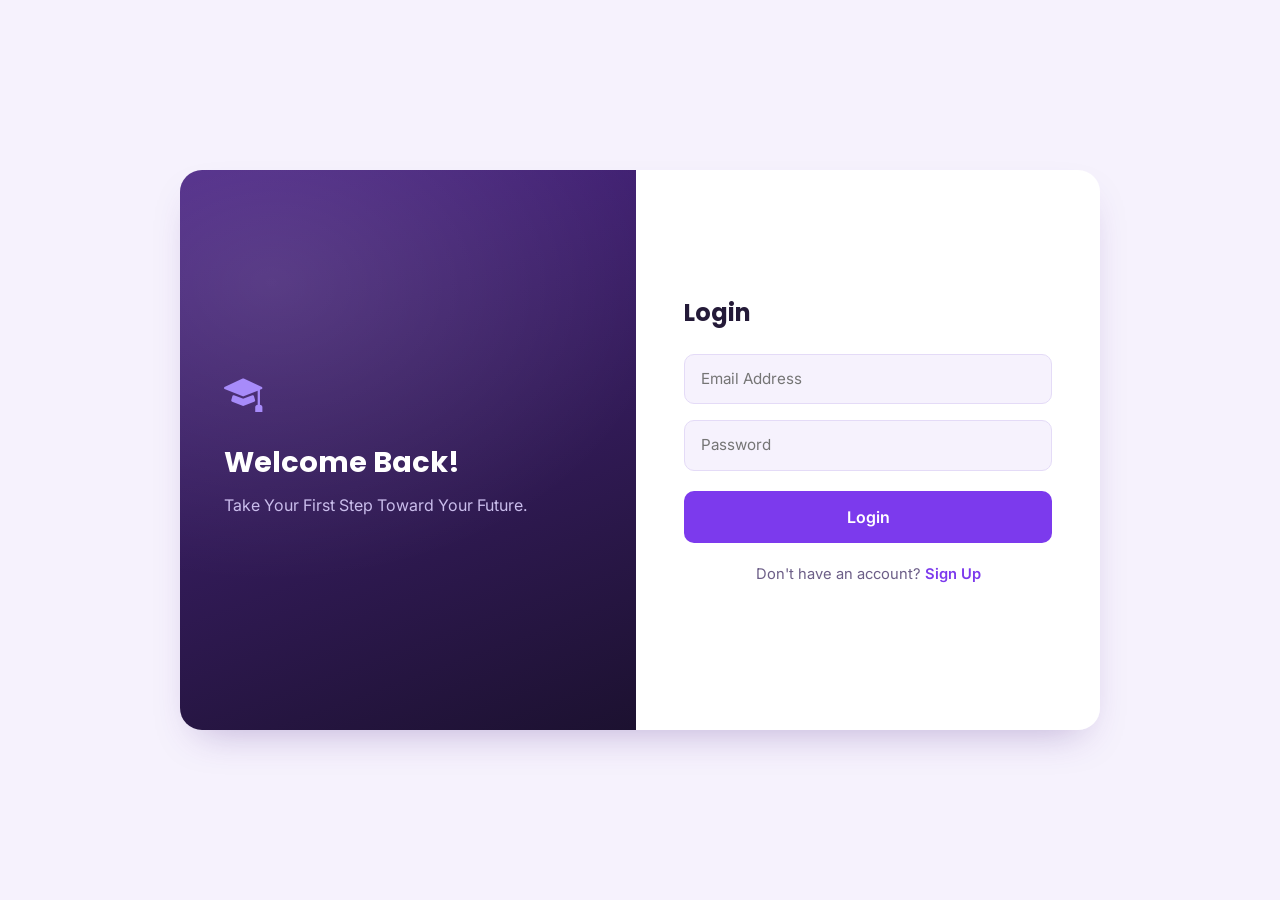
<file: auth.html>
<!DOCTYPE html>
<html lang="en">
<head>
    <meta charset="UTF-8">
    <meta name="viewport" content="width=device-width, initial-scale=1.0">
    <title>Authentication | New Step</title>
    <link href="https://cdn.jsdelivr.net/npm/bootstrap@5.3.7/dist/css/bootstrap.min.css" rel="stylesheet">
    <link rel="stylesheet" href="https://cdn.jsdelivr.net/npm/bootstrap-icons@1.13.1/font/bootstrap-icons.min.css">
    <link href="https://fonts.googleapis.com/css2?family=Poppins:wght@300;400;500;600;700&family=Inter:wght@300;400;500;700&display=swap" rel="stylesheet">
    <link rel="stylesheet" href="css/style.css">
</head>
<body>
<section class="auth-section">
    <div class="container">
        <div class="auth-container">
            <div class="auth-left">
               <div class="auth-logo"><i class="bi bi-mortarboard-fill"></i></div>
                <h2>Welcome Back!</h2>
                <p>Take Your First Step Toward Your Future.</p>
            </div>
            <div class="auth-right">
                <div id="loginForm">
                    <h3>Login</h3>
                    <form>
                        <input type="email" placeholder="Email Address">
                        <input type="password" placeholder="Password">
                        <button type="button" id="loginButton">Login</button>
                    </form>
                    <p>Don't have an account? <a href="#" id="showSignup">Sign Up</a></p>
                </div>
                <div id="signupForm" style="display:none;">
                    <h3>Create Account</h3>
                    <form>
                        <input type="text" placeholder="Full Name">
                        <input type="email" placeholder="Email Address">
                        <input type="password" placeholder="Password">
                        <input type="password" placeholder="Confirm Password">
                        <button type="submit">Create Account</button>
                    </form>
                    <p>Already have an account? <a href="#" id="showLogin">Login</a></p>
                </div>
            </div>
        </div>
    </div>
</section>
<script src="js/auth.js"></script>
</body>
</html>
</file>
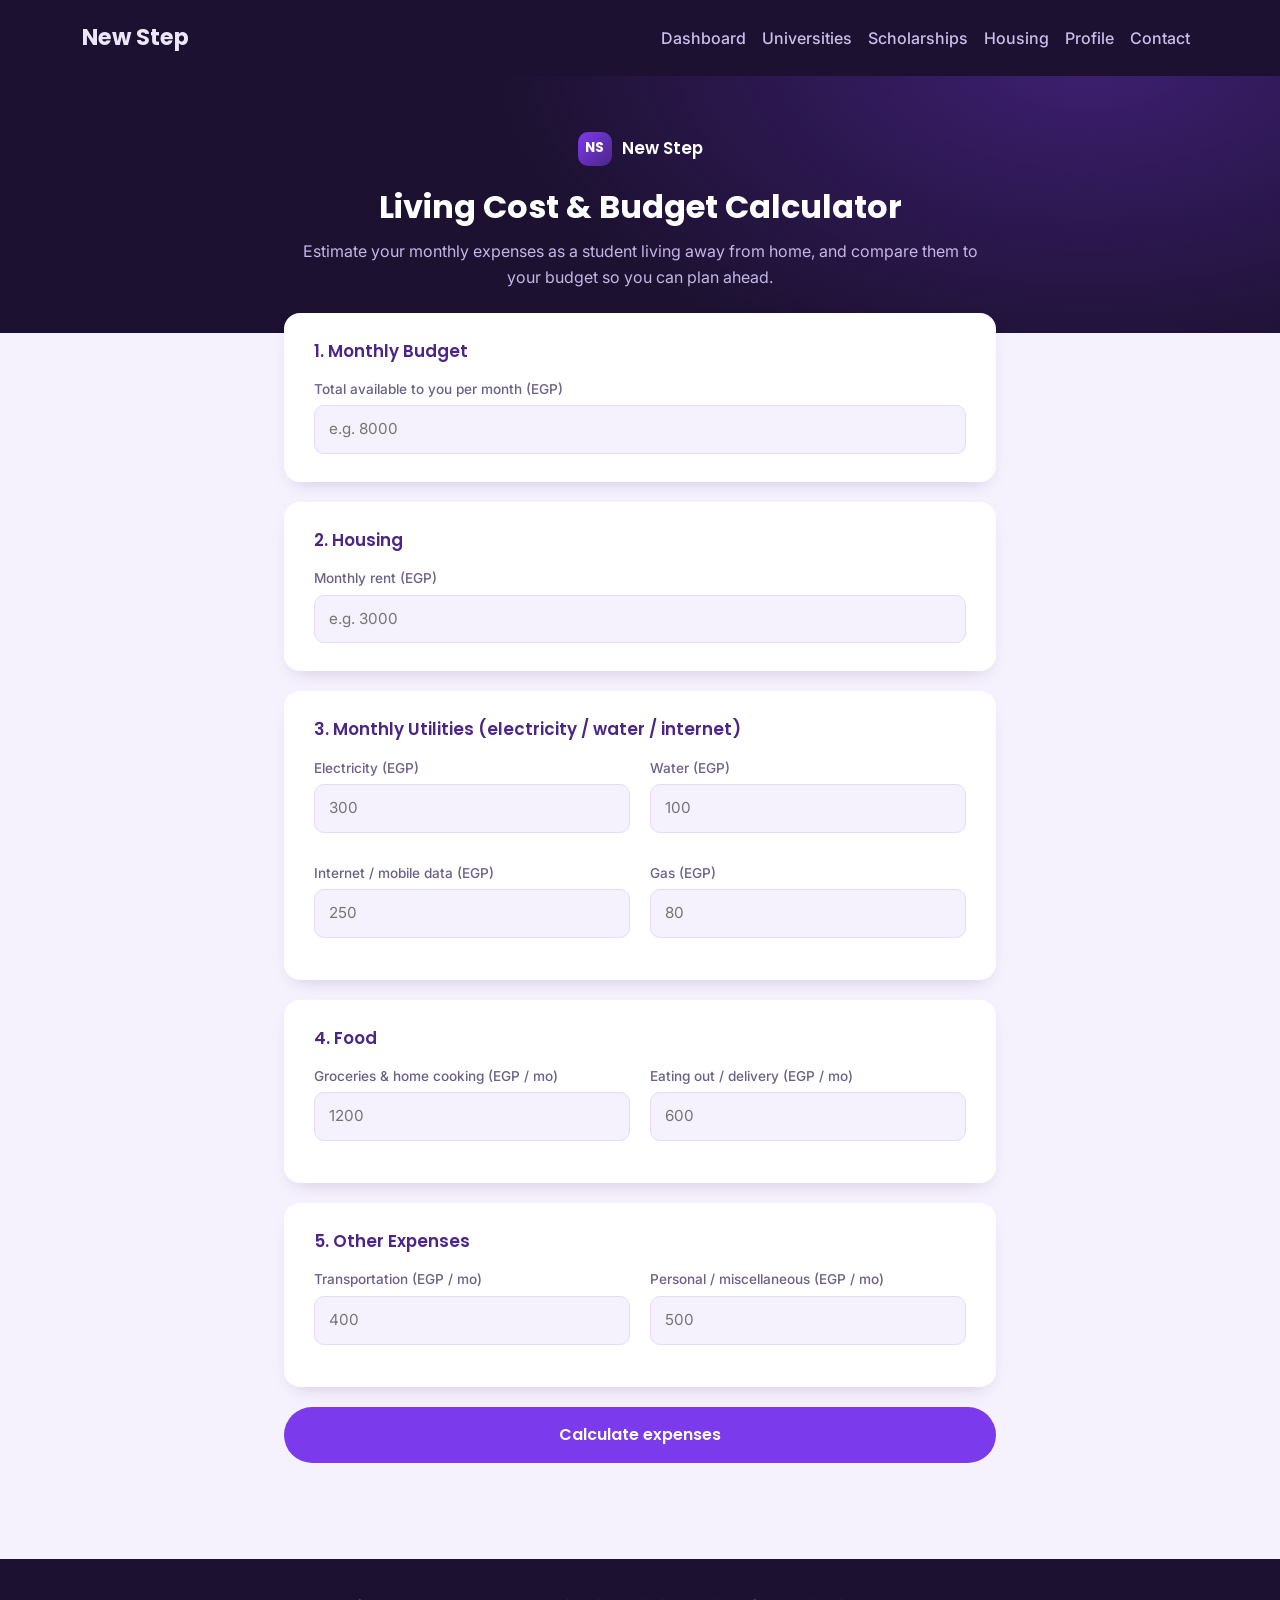
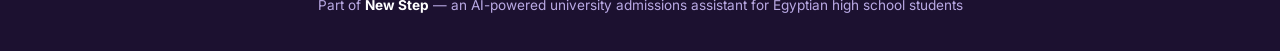
<file: budget.html>
<!DOCTYPE html>
<html lang="en" dir="ltr">
<head>
<meta charset="UTF-8">
<meta name="viewport" content="width=device-width, initial-scale=1.0">
<title>Student Budget Calculator | New Step</title>
<link href="https://cdn.jsdelivr.net/npm/bootstrap@5.3.7/dist/css/bootstrap.min.css" rel="stylesheet">
<link rel="preconnect" href="https://fonts.googleapis.com">
<link href="https://fonts.googleapis.com/css2?family=Poppins:wght@400;500;700;900&family=Inter:wght@300;400;700&display=swap" rel="stylesheet">
<link rel="stylesheet" href="css/style.css">
<link rel="stylesheet" href="css/budget.css">
</head>
<body>
<nav class="navbar navbar-expand-lg navbar-dark">
    <div class="container">
        <a class="navbar-brand fw-bold" href="index.html">New Step</a>
        <button class="navbar-toggler" type="button" data-bs-toggle="collapse" data-bs-target="#navbarMenu">
            <span class="navbar-toggler-icon"></span>
        </button>
        <div class="collapse navbar-collapse" id="navbarMenu">
            <ul class="navbar-nav ms-auto">
                <li class="nav-item"><a class="nav-link" href="dashboard.html">Dashboard</a></li>
                <li class="nav-item"><a class="nav-link" href="universities.html">Universities</a></li>
                <li class="nav-item"><a class="nav-link" href="scholarships.html">Scholarships</a></li>
                <li class="nav-item"><a class="nav-link" href="housing.html">Housing</a></li>
                <li class="nav-item"><a class="nav-link" href="profile.html">Profile</a></li>
                <li class="nav-item"><a class="nav-link" href="contact.html">Contact</a></li>
            </ul>
        </div>
    </div>
</nav>
  <header class="page-head">
    <div class="head-inner">
      <div class="brand"><span class="brand-mark">NS</span><span class="brand-name">New Step</span></div>
      <h1>Living Cost & Budget Calculator</h1>
      <p class="head-sub">Estimate your monthly expenses as a student living away from home, and compare them to your budget so you can plan ahead.</p>
    </div>
  </header>

  <main class="calc-wrap">
    <section class="calc-card">
      <h2>1. Monthly Budget</h2>
      <div class="field-row">
        <label for="budgetInput">Total available to you per month (EGP)</label>
        <input type="number" id="budgetInput" placeholder="e.g. 8000" min="0">
      </div>
    </section>

    <section class="calc-card">
      <h2>2. Housing</h2>
      <div class="field-row">
        <label for="rentInput">Monthly rent (EGP)</label>
        <input type="number" id="rentInput" placeholder="e.g. 3000" min="0">
      </div>
    </section>

    <section class="calc-card">
      <h2>3. Monthly Utilities (electricity / water / internet)</h2>
      <div class="grid-2">
        <div class="field-row">
          <label for="electricityInput">Electricity (EGP)</label>
          <input type="number" id="electricityInput" placeholder="300" min="0">
        </div>
        <div class="field-row">
          <label for="waterInput">Water (EGP)</label>
          <input type="number" id="waterInput" placeholder="100" min="0">
        </div>
        <div class="field-row">
          <label for="internetInput">Internet / mobile data (EGP)</label>
          <input type="number" id="internetInput" placeholder="250" min="0">
        </div>
        <div class="field-row">
          <label for="gasInput">Gas (EGP)</label>
          <input type="number" id="gasInput" placeholder="80" min="0">
        </div>
      </div>
    </section>

    <section class="calc-card">
      <h2>4. Food</h2>
      <div class="grid-2">
        <div class="field-row">
          <label for="groceriesInput">Groceries & home cooking (EGP / mo)</label>
          <input type="number" id="groceriesInput" placeholder="1200" min="0">
        </div>
        <div class="field-row">
          <label for="eatingOutInput">Eating out / delivery (EGP / mo)</label>
          <input type="number" id="eatingOutInput" placeholder="600" min="0">
        </div>
      </div>
    </section>

    <section class="calc-card">
      <h2>5. Other Expenses</h2>
      <div class="grid-2">
        <div class="field-row">
          <label for="transportInput">Transportation (EGP / mo)</label>
          <input type="number" id="transportInput" placeholder="400" min="0">
        </div>
        <div class="field-row">
          <label for="otherInput">Personal / miscellaneous (EGP / mo)</label>
          <input type="number" id="otherInput" placeholder="500" min="0">
        </div>
      </div>
    </section>

    <button id="calcBtn" class="calc-btn">Calculate expenses</button>

    <section id="resultSection" class="result-section hidden">
      <h2>Result</h2>
      <div class="summary-row">
        <div class="summary-box">
          <span class="summary-label">Total monthly expenses</span>
          <span id="totalExpenses" class="summary-value">0 EGP</span>
        </div>
        <div class="summary-box">
          <span class="summary-label">Remaining budget</span>
          <span id="remainingBudget" class="summary-value">0 EGP</span>
        </div>
      </div>
      <p id="statusMessage" class="status-message"></p>
      <div class="breakdown">
        <h3>Expense breakdown</h3>
        <div id="breakdownBars" class="breakdown-bars"></div>
      </div>
    </section>
  </main>

  <footer class="page-foot">
    <p>Part of <strong>New Step</strong> — an AI-powered university admissions assistant for Egyptian high school students</p>
  </footer>
  <script src="https://cdn.jsdelivr.net/npm/bootstrap@5.3.7/dist/js/bootstrap.bundle.min.js"></script>
  <script src="js/budget.js"></script>
</body>
</html>
</file>
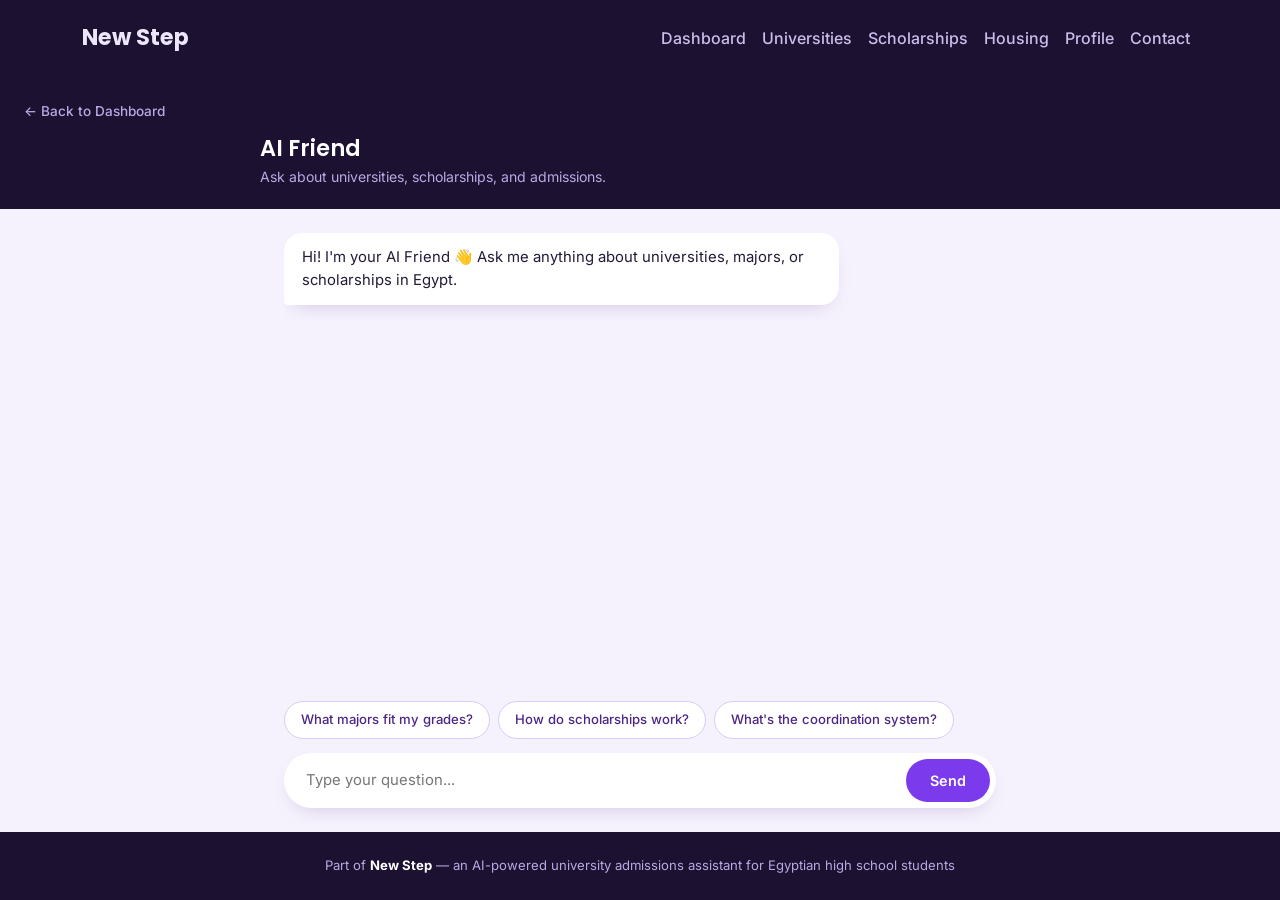
<file: chat.html>
<!DOCTYPE html>
<html lang="en" dir="ltr">
<head>
<meta charset="UTF-8">
<meta name="viewport" content="width=device-width, initial-scale=1.0">
<title>AI Friend | New Step</title>
<link href="https://cdn.jsdelivr.net/npm/bootstrap@5.3.7/dist/css/bootstrap.min.css" rel="stylesheet">
<link rel="preconnect" href="https://fonts.googleapis.com">
<link href="https://fonts.googleapis.com/css2?family=Poppins:wght@400;500;700;900&family=Inter:wght@300;400;700&display=swap" rel="stylesheet">
<link rel="stylesheet" href="css/style.css">
<link rel="stylesheet" href="css/chat.css">
</head>
<body>
<nav class="navbar navbar-expand-lg navbar-dark">
    <div class="container">
        <a class="navbar-brand fw-bold" href="index.html">New Step</a>
        <button class="navbar-toggler" type="button" data-bs-toggle="collapse" data-bs-target="#navbarMenu">
            <span class="navbar-toggler-icon"></span>
        </button>
        <div class="collapse navbar-collapse" id="navbarMenu">
            <ul class="navbar-nav ms-auto">
                <li class="nav-item"><a class="nav-link" href="dashboard.html">Dashboard</a></li>
                <li class="nav-item"><a class="nav-link" href="universities.html">Universities</a></li>
                <li class="nav-item"><a class="nav-link" href="scholarships.html">Scholarships</a></li>
                <li class="nav-item"><a class="nav-link" href="housing.html">Housing</a></li>
                <li class="nav-item"><a class="nav-link" href="profile.html">Profile</a></li>
                <li class="nav-item"><a class="nav-link" href="contact.html">Contact</a></li>
            </ul>
        </div>
    </div>
</nav>
  <header class="chat-head">
    <a href="dashboard.html" class="back-link">&larr; Back to Dashboard</a>
    <div class="head-inner">
      <div>
        <h1>AI Friend</h1>
        <p>Ask about universities, scholarships, and admissions.</p>
      </div>
    </div>
  </header>

  <main class="chat-wrap">
    <div id="chatWindow" class="chat-window">
      <div class="message bot">
        <div class="bubble">Hi! I'm your AI Friend 👋 Ask me anything about universities, majors, or scholarships in Egypt.</div>
      </div>
    </div>

    <div class="quick-replies" id="quickReplies">
      <button class="quick-btn" data-q="What majors fit my grades?">What majors fit my grades?</button>
      <button class="quick-btn" data-q="How do scholarships work?">How do scholarships work?</button>
      <button class="quick-btn" data-q="What's the coordination system?">What's the coordination system?</button>
    </div>

    <form id="chatForm" class="chat-input-row">
      <input type="text" id="chatInput" placeholder="Type your question..." autocomplete="off" required>
      <button type="submit" id="sendBtn">Send</button>
    </form>
  </main>

  <footer class="chat-foot">
    <p>Part of <strong>New Step</strong> — an AI-powered university admissions assistant for Egyptian high school students</p>
  </footer>
  <script src="https://cdn.jsdelivr.net/npm/bootstrap@5.3.7/dist/js/bootstrap.bundle.min.js"></script>
  <script src="js/chat.js"></script>
</body>
</html>
</file>
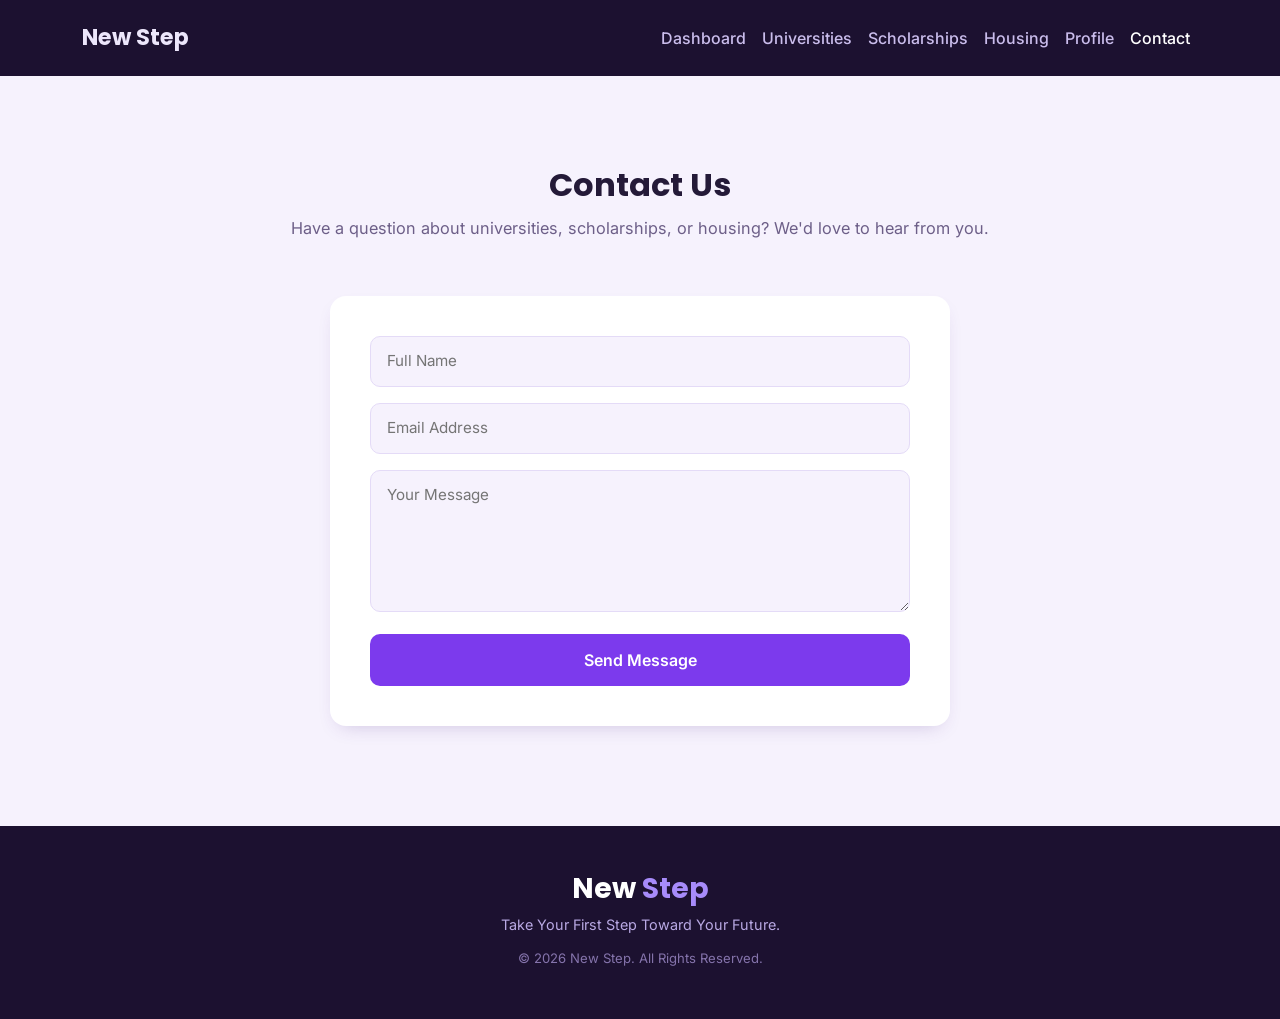
<file: contact.html>
<!DOCTYPE html>
<html lang="en">
<head>
    <meta charset="UTF-8">
    <meta name="viewport" content="width=device-width, initial-scale=1.0">
    <title>Contact Us | New Step</title>
    <link href="https://cdn.jsdelivr.net/npm/bootstrap@5.3.7/dist/css/bootstrap.min.css" rel="stylesheet">
    <link rel="stylesheet" href="https://cdn.jsdelivr.net/npm/bootstrap-icons@1.13.1/font/bootstrap-icons.css">
    <link href="https://fonts.googleapis.com/css2?family=Poppins:wght@300;400;500;600;700&family=Inter:wght@300;400;500;700&display=swap" rel="stylesheet">
    <link rel="stylesheet" href="css/style.css">
</head>
<body>
<nav class="navbar navbar-expand-lg navbar-dark">
    <div class="container">
        <a class="navbar-brand fw-bold" href="index.html">New Step</a>
        <button class="navbar-toggler" type="button" data-bs-toggle="collapse" data-bs-target="#navbarMenu">
            <span class="navbar-toggler-icon"></span>
        </button>
        <div class="collapse navbar-collapse" id="navbarMenu">
            <ul class="navbar-nav ms-auto">
                <li class="nav-item"><a class="nav-link" href="dashboard.html">Dashboard</a></li>
                <li class="nav-item"><a class="nav-link" href="universities.html">Universities</a></li>
                <li class="nav-item"><a class="nav-link" href="scholarships.html">Scholarships</a></li>
                <li class="nav-item"><a class="nav-link" href="housing.html">Housing</a></li>
                <li class="nav-item"><a class="nav-link" href="profile.html">Profile</a></li>
                <li class="nav-item"><a class="nav-link active" href="contact.html">Contact</a></li>
            </ul>
        </div>
    </div>
</nav>

<section class="contact" id="contact">
    <div class="container">
        <div class="section-title">
            <h2>Contact Us</h2>
            <p>Have a question about universities, scholarships, or housing? We'd love to hear from you.</p>
        </div>
        <div class="contact-box">
            <form>
                <input type="text" placeholder="Full Name" required>
                <input type="email" placeholder="Email Address" required>
                <textarea rows="5" placeholder="Your Message" required></textarea>
                <button type="submit">Send Message</button>
            </form>
        </div>
    </div>
</section>

<footer class="footer">
    <div class="container">
        <h3>New <span>Step</span></h3>
        <p>Take Your First Step Toward Your Future.</p>
        <p class="copyright">© 2026 New Step. All Rights Reserved.</p>
    </div>
</footer>

<script src="https://cdn.jsdelivr.net/npm/bootstrap@5.3.7/dist/js/bootstrap.bundle.min.js"></script>
<script src="js/main.js"></script>
</body>
</html>
</file>
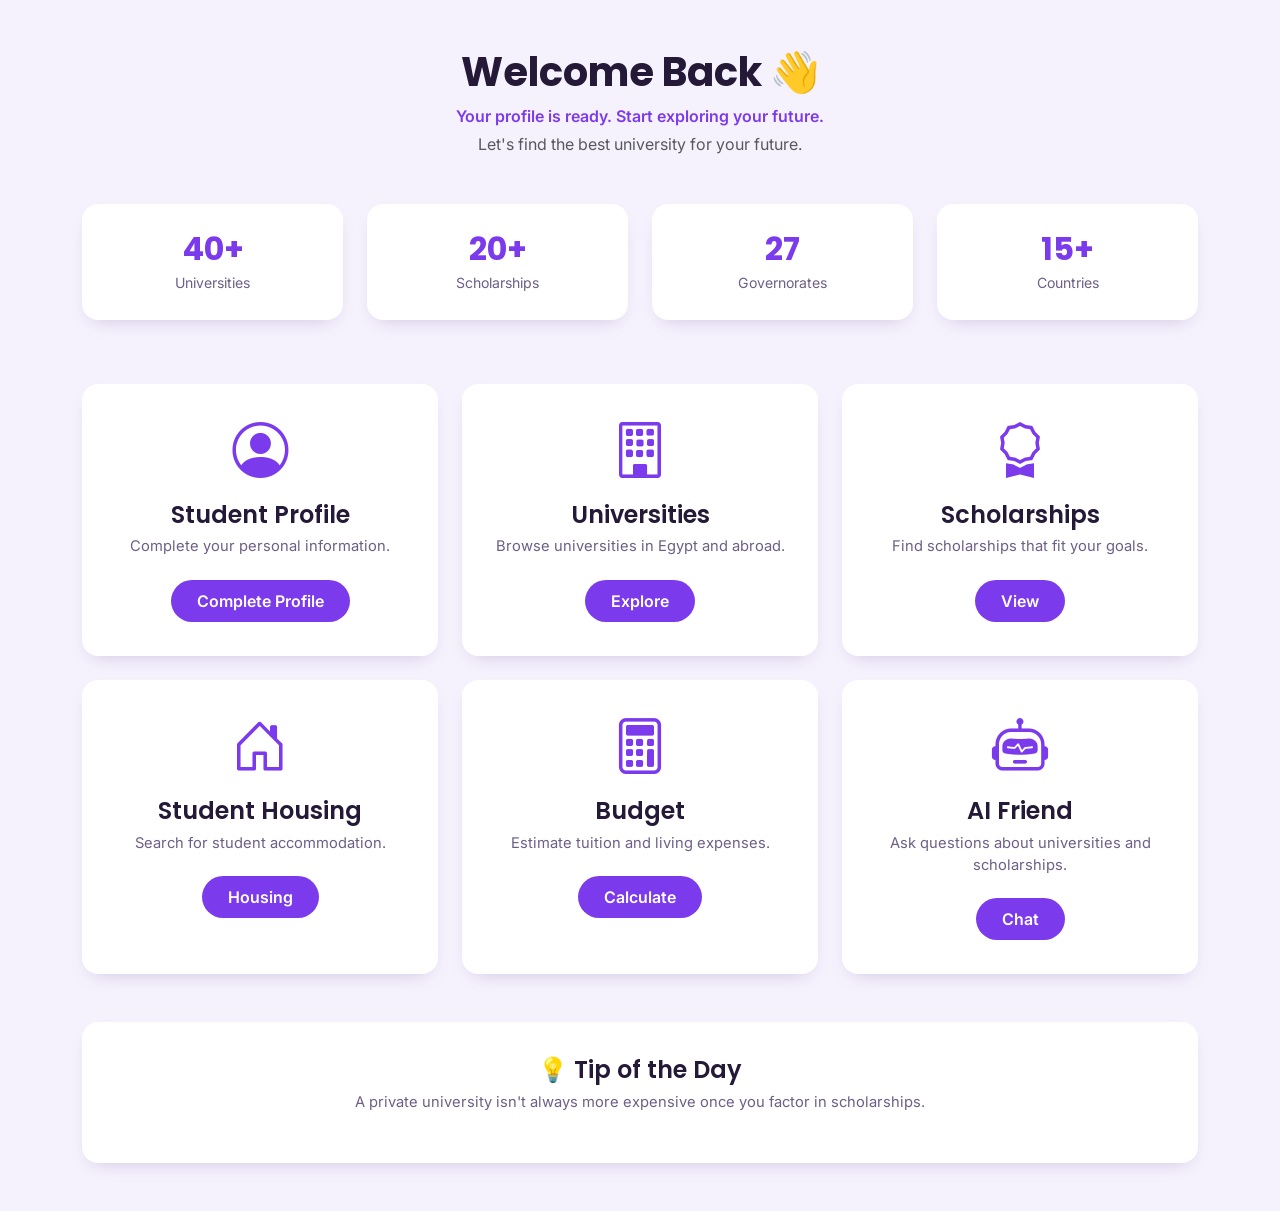
<file: dashboard.html>
<!DOCTYPE html>
<html lang="en">
<head>
    <meta charset="UTF-8">
    <meta name="viewport" content="width=device-width, initial-scale=1.0">
    <title>Dashboard | New Step</title>
    <link href="https://cdn.jsdelivr.net/npm/bootstrap@5.3.7/dist/css/bootstrap.min.css" rel="stylesheet">
    <link rel="stylesheet" href="https://cdn.jsdelivr.net/npm/bootstrap-icons@1.13.1/font/bootstrap-icons.css">
    <link href="https://fonts.googleapis.com/css2?family=Poppins:wght@300;400;500;600;700&family=Inter:wght@300;400;500;700&display=swap" rel="stylesheet">
    <link rel="stylesheet" href="css/style.css">
</head>
<body>
<section class="dashboard py-5">
    <div class="container">
        <div class="text-center mb-5">
            <h1 class="fw-bold">Welcome Back 👋</h1>
            <p class="welcome-message">Your profile is ready. Start exploring your future.</p>
            <p class="text-muted">Let's find the best university for your future.</p>
        </div>

        <div class="row text-center mb-5">
            <div class="col-md-3 col-6 mb-3">
                <div class="dashboard-stat"><h2>40+</h2><p>Universities</p></div>
            </div>
            <div class="col-md-3 col-6 mb-3">
                <div class="dashboard-stat"><h2>20+</h2><p>Scholarships</p></div>
            </div>
            <div class="col-md-3 col-6 mb-3">
                <div class="dashboard-stat"><h2>27</h2><p>Governorates</p></div>
            </div>
            <div class="col-md-3 col-6 mb-3">
                <div class="dashboard-stat"><h2>15+</h2><p>Countries</p></div>
            </div>
        </div>

        <div class="row g-4">
            <div class="col-lg-4 col-md-6">
                <div class="dashboard-card text-center">
                    <i class="bi bi-person-circle display-4"></i>
                    <h4 class="mt-3">Student Profile</h4>
                    <p>Complete your personal information.</p>
                    <a href="profile.html" class="btn btn-primary">Complete Profile</a>
                </div>
            </div>
            <div class="col-lg-4 col-md-6">
                <div class="dashboard-card text-center">
                    <i class="bi bi-building display-4"></i>
                    <h4 class="mt-3">Universities</h4>
                    <p>Browse universities in Egypt and abroad.</p>
                    <a href="universities.html" class="btn btn-primary">Explore</a>
                </div>
            </div>
            <div class="col-lg-4 col-md-6">
                <div class="dashboard-card text-center">
                    <i class="bi bi-award display-4"></i>
                    <h4 class="mt-3">Scholarships</h4>
                    <p>Find scholarships that fit your goals.</p>
                    <a href="scholarships.html" class="btn btn-primary">View</a>
                </div>
            </div>
            <div class="col-lg-4 col-md-6">
                <div class="dashboard-card text-center">
                    <i class="bi bi-house-door display-4"></i>
                    <h4 class="mt-3">Student Housing</h4>
                    <p>Search for student accommodation.</p>
                    <a href="housing.html" class="btn btn-primary">Housing</a>
                </div>
            </div>
            <div class="col-lg-4 col-md-6">
                <div class="dashboard-card text-center">
                    <i class="bi bi-calculator display-4"></i>
                    <h4 class="mt-3">Budget</h4>
                    <p>Estimate tuition and living expenses.</p>
                    <a href="budget.html" class="btn btn-primary">Calculate</a>
                </div>
            </div>
            <div class="col-lg-4 col-md-6">
                <div class="dashboard-card text-center">
                    <i class="bi bi-robot display-4"></i>
                    <h4 class="mt-3">AI Friend</h4>
                    <p>Ask questions about universities and scholarships.</p>
                    <a href="chat.html" class="btn btn-primary">Chat</a>
                </div>
            </div>
        </div>

        <div class="dashboard-card mt-5 text-center">
            <h4>💡 Tip of the Day</h4>
            <p id="dailyTip">Compare universities based on both tuition fees and career opportunities.</p>
        </div>
    </div>
</section>
<script src="js/dashboard.js"></script>
</body>
</html>
</file>
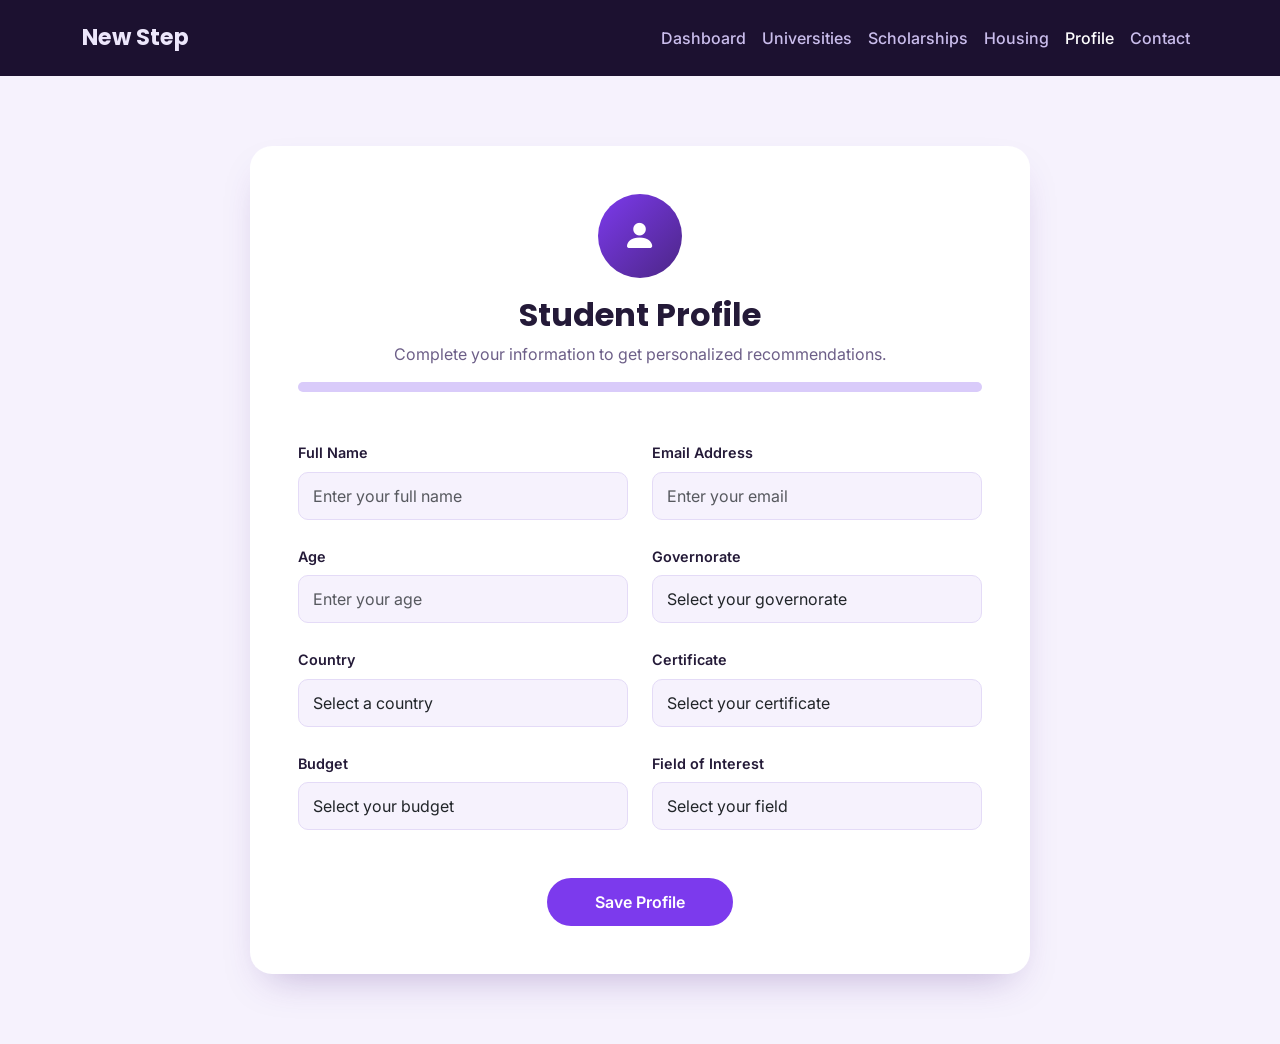
<file: profile.html>
<!DOCTYPE html>
<html lang="en">
<head>
    <meta charset="UTF-8">
    <meta name="viewport" content="width=device-width, initial-scale=1.0">
    <title>Student Profile | New Step</title>
    <link href="https://cdn.jsdelivr.net/npm/bootstrap@5.3.7/dist/css/bootstrap.min.css" rel="stylesheet">
    <link rel="stylesheet" href="https://cdn.jsdelivr.net/npm/bootstrap-icons@1.13.1/font/bootstrap-icons.css">
    <link href="https://fonts.googleapis.com/css2?family=Poppins:wght@300;400;500;600;700&family=Inter:wght@300;400;500;700&display=swap" rel="stylesheet">
    <link rel="stylesheet" href="css/style.css">
</head>
<body>
<nav class="navbar navbar-expand-lg navbar-dark">
    <div class="container">
        <a class="navbar-brand fw-bold" href="index.html">New Step</a>
        <button class="navbar-toggler" type="button" data-bs-toggle="collapse" data-bs-target="#navbarMenu">
            <span class="navbar-toggler-icon"></span>
        </button>
        <div class="collapse navbar-collapse" id="navbarMenu">
            <ul class="navbar-nav ms-auto">
                <li class="nav-item"><a class="nav-link" href="dashboard.html">Dashboard</a></li>
                <li class="nav-item"><a class="nav-link" href="universities.html">Universities</a></li>
                <li class="nav-item"><a class="nav-link" href="scholarships.html">Scholarships</a></li>
                <li class="nav-item"><a class="nav-link" href="housing.html">Housing</a></li>
                <li class="nav-item"><a class="nav-link active" href="profile.html">Profile</a></li>
                <li class="nav-item"><a class="nav-link" href="contact.html">Contact</a></li>
            </ul>
        </div>
    </div>
</nav>
<section class="profile-section">
    <div class="container">
        <div class="profile-card">
            <div class="text-center">
                <div class="profile-avatar"><i class="bi bi-person-fill"></i></div>
                <h2>Student Profile</h2>
                <p>Complete your information to get personalized recommendations.</p>
                <div class="progress mb-5">
                    <div class="progress-bar" id="profileProgress" style="width:0%;">0%</div>
                </div>
            </div>

            <form id="profileForm">
                <div class="row">
                    <div class="col-md-6 mb-4">
                        <label class="form-label">Full Name</label>
                        <input type="text" class="form-control" id="fullName" placeholder="Enter your full name">
                    </div>
                    <div class="col-md-6 mb-4">
                        <label class="form-label">Email Address</label>
                        <input type="email" class="form-control" id="email" placeholder="Enter your email">
                    </div>
                    <div class="col-md-6 mb-4">
                        <label class="form-label">Age</label>
                        <input type="number" class="form-control" id="age" min="15" max="30" placeholder="Enter your age">
                    </div>
                    <div class="col-md-6 mb-4">
                        <label class="form-label">Governorate</label>
                        <select class="form-select" id="governorate">
                            <option selected disabled>Select your governorate</option>
                            <option>Cairo</option><option>Giza</option><option>Alexandria</option>
                            <option>Qalyubia</option><option>Dakahlia</option><option>Sharqia</option>
                            <option>Gharbia</option><option>Monufia</option><option>Beheira</option>
                            <option>Kafr El Sheikh</option><option>Damietta</option><option>Port Said</option>
                            <option>Ismailia</option><option>Suez</option><option>North Sinai</option>
                            <option>South Sinai</option><option>Fayoum</option><option>Beni Suef</option>
                            <option>Minya</option><option>Assiut</option><option>Sohag</option>
                            <option>Qena</option><option>Luxor</option><option>Aswan</option>
                            <option>Red Sea</option><option>New Valley</option><option>Matrouh</option>
                        </select>
                    </div>
                    <div class="col-md-6 mb-4">
                        <label class="form-label">Country</label>
                        <select class="form-select" id="country">
                            <option selected disabled>Select a country</option>
                            <option>Egypt</option><option>United States</option><option>United Kingdom</option>
                            <option>Canada</option><option>Germany</option><option>France</option>
                            <option>Italy</option><option>Spain</option><option>Netherlands</option>
                            <option>Turkey</option><option>Saudi Arabia</option><option>United Arab Emirates</option>
                            <option>Qatar</option><option>Australia</option><option>Japan</option>
                            <option>South Korea</option><option>Malaysia</option>
                        </select>
                    </div>
                    <div class="col-md-6 mb-4">
                        <label class="form-label">Certificate</label>
                        <select class="form-select" id="certificate">
                            <option selected disabled>Select your certificate</option>
                            <option>Thanaweya Amma</option><option>IGCSE</option><option>IB</option>
                        </select>
                    </div>
                    <div class="col-md-6 mb-4">
                        <label class="form-label">Budget</label>
                        <select class="form-select" id="budget">
                            <option selected disabled>Select your budget</option>
                            <option>Low</option><option>Medium</option><option>High</option>
                        </select>
                    </div>
                    <div class="col-md-6 mb-4">
                        <label class="form-label">Field of Interest</label>
                        <select class="form-select" id="field">
                            <option selected disabled>Select your field</option>
                            <option>Engineering</option><option>Medicine</option><option>Dentistry</option>
                            <option>Pharmacy</option><option>Computer Science</option><option>Artificial Intelligence</option>
                            <option>Business</option><option>Economics</option><option>Media</option>
                            <option>Law</option><option>Arts</option><option>Education</option>
                        </select>
                    </div>
                </div>

                <div class="text-center mt-4">
                    <button type="button" id="saveProfile" class="btn btn-primary px-5">Save Profile</button>
                </div>

                <div id="successMessage" class="alert alert-success mt-4 d-none">
                    <i class="bi bi-check-circle-fill"></i>
                    Your profile has been saved successfully.
                </div>
            </form>
        </div>
    </div>
</section>
<script src="https://cdn.jsdelivr.net/npm/bootstrap@5.3.7/dist/js/bootstrap.bundle.min.js"></script>
<script src="js/main.js"></script>
</body>
</html>
</file>
<file: css/style.css>
:root{
  --ink:        #1c1130;  
  --ink-soft:   #2b1c47;
  --royal:      #4c2686;
  --violet:     #7c3aed;  
  --violet-dark:#6425c9;
  --orchid:     #a78bfa;   
  --lilac:      #d9cbfa;
  --mist:       #f6f2fd;   
  --paper:      #ffffff;


  --text-dark:  #241a38;
  --text-muted: #6d5f88;
  --text-on-dark: #ece6fb;

  --ok:    #4f8f6b;
  --ok-bg: #e9f5ee;
  --warn:  #b5842a;

  --radius: 16px;
  --radius-sm: 10px;
  --shadow: 0 18px 40px -18px rgba(76, 38, 134, 0.35);
  --shadow-sm: 0 8px 20px -10px rgba(76, 38, 134, 0.28);
  --font-display: 'Poppins', sans-serif;
  --font-body: 'Inter', sans-serif;
}

*{ box-sizing: border-box; }

body{
  font-family: var(--font-body);
  background: var(--mist);
  color: var(--text-dark);
  margin: 0;
}

h1, h2, h3, h4, h5, .navbar-brand, .logo h2{
  font-family: var(--font-display);
}

a{ text-decoration: none; }

::selection{ background: var(--orchid); color: var(--ink); }

.header{
  background: var(--ink);
  padding: 18px 0;
}

.navbar{
  display: flex;
  align-items: center;
  justify-content: space-between;
}

.logo h2{
  color: var(--text-on-dark);
  font-weight: 700;
  margin: 0;
  font-size: 1.5rem;
}

.logo span{ color: var(--orchid); }

.nav-links{
  display: flex;
  gap: 32px;
  list-style: none;
  margin: 0;
  padding: 0;
}

.nav-links a{
  color: #cabdec;
  font-weight: 500;
  font-size: 0.95rem;
  transition: color .2s ease;
}

.nav-links a:hover{ color: #fff; }

.login-btn{
  background: var(--violet);
  color: #fff;
  padding: 10px 24px;
  border-radius: 999px;
  font-weight: 600;
  font-size: 0.9rem;
  transition: transform .15s ease, background .2s ease;
}

.login-btn:hover{
  background: var(--violet-dark);
  transform: translateY(-1px);
  color: #fff;
}

.navbar-dark{
  background: var(--ink) !important;
  padding: 16px 0;
}

.navbar-dark .navbar-brand{
  color: var(--text-on-dark) !important;
  font-size: 1.4rem;
}

.navbar-dark .nav-link{
  color: #cabdec !important;
  font-weight: 500;
}

.navbar-dark .nav-link:hover,
.navbar-dark .nav-link.active{
  color: #fff !important;
}


.hero{
  background:
    radial-gradient(700px 400px at 85% -10%, rgba(124,58,237,.35), transparent),
    radial-gradient(500px 400px at 10% 110%, rgba(167,139,250,.25), transparent),
    var(--ink);
  padding: 100px 0 90px;
  position: relative;
  overflow: hidden;
}

.hero-content h1{
  color: #fff;
  font-size: 2.9rem;
  font-weight: 700;
  line-height: 1.25;
  margin-bottom: 22px;
}

.hero-content p{
  color: #c3b7e6;
  font-size: 1.05rem;
  line-height: 1.7;
  margin-bottom: 34px;
  max-width: 480px;
}

.hero-buttons{
  display: flex;
  gap: 16px;
  flex-wrap: wrap;
}

.primary-btn{
  background: var(--violet);
  color: #fff;
  padding: 13px 30px;
  border-radius: 999px;
  font-weight: 600;
  transition: transform .15s ease, background .2s ease;
  display: inline-block;
}

.primary-btn:hover{
  background: var(--violet-dark);
  transform: translateY(-2px);
  color: #fff;
}

.secondary-btn{
  border: 1.5px solid rgba(255,255,255,.35);
  color: #fff;
  padding: 13px 30px;
  border-radius: 999px;
  font-weight: 600;
  transition: border-color .2s ease, background .2s ease;
  display: inline-block;
}

.secondary-btn:hover{
  background: rgba(255,255,255,.08);
  border-color: #fff;
  color: #fff;
}

.hero-image img{
  width: 100%;
  border-radius: 24px;
  box-shadow: 0 30px 60px -20px rgba(0,0,0,.5);
}

.features{ padding: 90px 0; }

.section-title{ text-align: center; margin-bottom: 56px; }

.section-title h2{
  font-size: 2rem;
  font-weight: 700;
  color: var(--text-dark);
  margin-bottom: 12px;
}

.section-title p{ color: var(--text-muted); font-size: 1.02rem; }

.feature-card{
  background: var(--paper);
  border-radius: var(--radius);
  padding: 34px 28px;
  height: 100%;
  box-shadow: var(--shadow-sm);
  border: 1px solid rgba(124,58,237,.08);
  transition: transform .2s ease, box-shadow .2s ease;
}

.feature-card:hover{
  transform: translateY(-5px);
  box-shadow: var(--shadow);
}

.feature-icon{
  width: 56px;
  height: 56px;
  border-radius: 14px;
  background: linear-gradient(135deg, var(--violet), var(--royal));
  display: flex;
  align-items: center;
  justify-content: center;
  margin-bottom: 20px;
}

.feature-icon i{ color: #fff; font-size: 1.4rem; }

.feature-card h4{ font-weight: 600; margin-bottom: 10px; }

.feature-card p{ color: var(--text-muted); font-size: .95rem; margin: 0; }

.how-it-works{
  background: var(--ink-soft);
  padding: 90px 0;
}

.how-it-works .section-title h2,
.how-it-works .section-title p{ color: #fff; }
.how-it-works .section-title p{ color: #b9a9e4; }

.step-card{
  background: rgba(255,255,255,.05);
  border: 1px solid rgba(255,255,255,.1);
  border-radius: var(--radius);
  padding: 32px 26px;
  height: 100%;
  position: relative;
}

.step-card span{
  font-family: var(--font-display);
  font-size: 2.2rem;
  font-weight: 700;
  color: var(--orchid);
  opacity: .55;
}

.step-card h4{ color: #fff; margin: 14px 0 10px; font-weight: 600; }
.step-card p{ color: #b9a9e4; margin: 0; font-size: .93rem; line-height: 1.6; }


.about{ padding: 90px 0; }

.about-image{
  width: 100%;
  border-radius: 20px;
  box-shadow: var(--shadow);
}

.about-content h2{
  font-size: 1.9rem;
  font-weight: 700;
  margin-bottom: 20px;
}

.about-content p{
  color: var(--text-muted);
  line-height: 1.75;
  margin-bottom: 16px;
}

.contact{ padding: 90px 0 100px; }

.contact-box{
  max-width: 620px;
  margin: 0 auto;
  background: var(--paper);
  padding: 40px;
  border-radius: var(--radius);
  box-shadow: var(--shadow-sm);
}

.contact-box input,
.contact-box textarea{
  width: 100%;
  border: 1.5px solid #e4dbf7;
  border-radius: var(--radius-sm);
  padding: 13px 16px;
  margin-bottom: 16px;
  font-family: var(--font-body);
  font-size: .95rem;
  background: var(--mist);
  transition: border-color .2s ease;
}

.contact-box input:focus,
.contact-box textarea:focus{
  outline: none;
  border-color: var(--violet);
  background: #fff;
}

.contact-box button{
  width: 100%;
  background: var(--violet);
  color: #fff;
  border: none;
  padding: 14px;
  border-radius: var(--radius-sm);
  font-weight: 600;
  cursor: pointer;
  transition: background .2s ease;
}

.contact-box button:hover{ background: var(--violet-dark); }


.footer{
  background: var(--ink);
  text-align: center;
  padding: 46px 0;
}

.footer h3{ color: #fff; font-weight: 700; margin-bottom: 8px; }
.footer h3 span{ color: var(--orchid); }
.footer p{ color: #b9a9e4; margin: 4px 0; font-size: .9rem; }
.footer .copyright{ color: #8574ac; font-size: .82rem; margin-top: 14px; }

.auth-section{
  min-height: 100vh;
  display: flex;
  align-items: center;
  background: var(--mist);
  padding: 40px 0;
}

.auth-container{
  display: flex;
  max-width: 920px;
  margin: 0 auto;
  border-radius: 22px;
  overflow: hidden;
  box-shadow: var(--shadow);
  min-height: 560px;
}

.auth-left{
  flex: 1;
  background:
    radial-gradient(400px 300px at 20% 20%, rgba(255,255,255,.12), transparent),
    linear-gradient(160deg, var(--royal), var(--ink));
  color: #fff;
  padding: 60px 44px;
  display: flex;
  flex-direction: column;
  justify-content: center;
}

.auth-logo i{
  font-size: 2.4rem;
  color: var(--orchid);
  margin-bottom: 22px;
  display: block;
}

.auth-left h2{ font-weight: 700; font-size: 1.8rem; margin-bottom: 14px; }
.auth-left p{ color: #cabdec; line-height: 1.6; }

.auth-right{
  flex: 1;
  background: #fff;
  padding: 60px 48px;
  display: flex;
  flex-direction: column;
  justify-content: center;
}

.auth-right h3{
  font-weight: 700;
  font-size: 1.5rem;
  margin-bottom: 26px;
  color: var(--text-dark);
}

.auth-right input{
  width: 100%;
  border: 1.5px solid #e4dbf7;
  border-radius: var(--radius-sm);
  padding: 13px 16px;
  margin-bottom: 16px;
  font-family: var(--font-body);
  font-size: .95rem;
  background: var(--mist);
  transition: border-color .2s ease;
}

.auth-right input:focus{
  outline: none;
  border-color: var(--violet);
  background: #fff;
}

.auth-right button{
  width: 100%;
  background: var(--violet);
  color: #fff;
  border: none;
  padding: 14px;
  border-radius: var(--radius-sm);
  font-weight: 600;
  cursor: pointer;
  margin-top: 4px;
  transition: background .2s ease;
}

.auth-right button:hover{ background: var(--violet-dark); }

.auth-right p{
  text-align: center;
  margin-top: 20px;
  color: var(--text-muted);
  font-size: .92rem;
}

.auth-right p a{
  color: var(--violet);
  font-weight: 600;
}

@media (max-width: 767px){
  .auth-container{ flex-direction: column; }
  .auth-left{ padding: 44px 32px; }
  .auth-right{ padding: 44px 32px; }
}

.dashboard{ background: var(--mist); min-height: 100vh; }

.dashboard h1{ font-weight: 700; color: var(--text-dark); }

.welcome-message{
  color: var(--violet);
  font-weight: 600;
  margin-bottom: 4px;
}

.dashboard-stat{
  background: var(--paper);
  border-radius: var(--radius);
  padding: 26px 10px;
  box-shadow: var(--shadow-sm);
}

.dashboard-stat h2{
  color: var(--violet);
  font-weight: 700;
  font-size: 2rem;
  margin-bottom: 4px;
}

.dashboard-stat p{ color: var(--text-muted); margin: 0; font-size: .88rem; }

.dashboard-card{
  background: var(--paper);
  border-radius: var(--radius);
  padding: 34px 26px;
  box-shadow: var(--shadow-sm);
  height: 100%;
  transition: transform .2s ease, box-shadow .2s ease;
}

.dashboard-card:hover{
  transform: translateY(-4px);
  box-shadow: var(--shadow);
}

.dashboard-card i{ color: var(--violet); }

.dashboard-card h4{ font-weight: 600; margin-bottom: 6px; }
.dashboard-card p{ color: var(--text-muted); font-size: .92rem; }

.dashboard-card .btn-primary{
  background: var(--violet);
  border: none;
  border-radius: 999px;
  padding: 9px 26px;
  font-weight: 600;
  margin-top: 6px;
}

.dashboard-card .btn-primary:hover{ background: var(--violet-dark); }


.profile-section{ background: var(--mist); padding: 70px 0; min-height: 100vh; }

.profile-card{
  max-width: 780px;
  margin: 0 auto;
  background: var(--paper);
  border-radius: 22px;
  padding: 48px;
  box-shadow: var(--shadow);
}

.profile-avatar{
  width: 84px;
  height: 84px;
  border-radius: 50%;
  background: linear-gradient(135deg, var(--violet), var(--royal));
  display: flex;
  align-items: center;
  justify-content: center;
  margin: 0 auto 18px;
}

.profile-avatar i{ color: #fff; font-size: 2.1rem; }

.profile-card h2{ font-weight: 700; margin-bottom: 8px; }
.profile-card > .text-center > p{ color: var(--text-muted); }

.progress{
  height: 10px;
  border-radius: 999px;
  background: var(--lilac);
}

.progress-bar{
  background: var(--violet);
  font-size: .68rem;
  font-weight: 600;
}

.form-label{ font-weight: 600; color: var(--text-dark); font-size: .9rem; }

.form-control, .form-select{
  border: 1.5px solid #e4dbf7;
  border-radius: var(--radius-sm);
  padding: 11px 14px;
  background: var(--mist);
}

.form-control:focus, .form-select:focus{
  border-color: var(--violet);
  box-shadow: 0 0 0 .18rem rgba(124,58,237,.15);
  background: #fff;
}

#saveProfile{
  background: var(--violet);
  border: none;
  border-radius: 999px;
  padding: 12px 40px;
  font-weight: 600;
}

#saveProfile:hover{ background: var(--violet-dark); }

.alert-success{
  background: var(--ok-bg);
  color: var(--ok);
  border: none;
  border-radius: var(--radius-sm);
  font-weight: 500;
}

.universities-section{ background: var(--mist); min-height: 100vh; }

.universities-section h2{ font-weight: 700; color: var(--text-dark); }
.universities-section .text-muted{ color: var(--text-muted) !important; }

.search-input{
  border: 1.5px solid #e4dbf7;
  border-radius: 999px;
  padding: 13px 22px;
  background: #fff;
}

.search-input:focus{
  border-color: var(--violet);
  box-shadow: 0 0 0 .18rem rgba(124,58,237,.15);
}

.universities-section .form-select{
  border: 1.5px solid #e4dbf7;
  border-radius: var(--radius-sm);
  padding: 11px 16px;
  background-color: #fff;
}

.universities-section .form-select:focus{
  border-color: var(--violet);
  box-shadow: 0 0 0 .18rem rgba(124,58,237,.15);
}

.result-card{
  background: var(--paper);
  border-radius: var(--radius);
  overflow: hidden;
  box-shadow: var(--shadow-sm);
  height: 100%;
  display: flex;
  flex-direction: column;
  transition: transform .25s ease, box-shadow .25s ease, border-color .25s ease;
  cursor: pointer;
  border: 1px solid rgba(124,58,237,.08);
}

.result-card:hover{
  transform: translateY(-6px);
  box-shadow: var(--shadow);
  border-color: rgba(124,58,237,.18);
}

.result-card:active{
  transform: translateY(-2px);
}


.result-card .result-img{
  position: relative;
  width: 100%;
  aspect-ratio: 16 / 10;
  overflow: hidden;
  background: var(--lilac);
}

.result-card .result-img img{
  width: 100%;
  height: 100%;
  object-fit: cover;
  display: block;
  transition: transform .4s ease;
}

.result-card:hover .result-img img{
  transform: scale(1.05);
}

.result-card .result-img::after{
  content: "";
  position: absolute;
  inset: auto 0 0 0;
  height: 40%;
  background: linear-gradient(to top, rgba(28,17,48,.28), transparent);
  pointer-events: none;
}

.result-card .result-body{
  padding: 22px 22px 18px;
  flex: 1;
  display: flex;
  flex-direction: column;
}

.result-card h5{
  font-weight: 700;
  font-size: 1.05rem;
  line-height: 1.35;
  margin-bottom: 10px;
  color: var(--text-dark);
  display: -webkit-box;
  -webkit-line-clamp: 2;
  -webkit-box-orient: vertical;
  overflow: hidden;
  min-height: 2.7em;
}

.result-card .badge-row{
  display: flex;
  gap: 8px;
  flex-wrap: wrap;
  margin-bottom: 12px;
}

.pill{
  display: inline-flex;
  align-items: center;
  background: var(--lilac);
  color: var(--royal);
  font-size: .72rem;
  font-weight: 600;
  padding: 5px 12px;
  border-radius: 999px;
  white-space: nowrap;
}

.result-card p.desc{
  color: var(--text-muted);
  font-size: .87rem;
  line-height: 1.6;
  margin: 0 0 16px;
  flex: 1;

  display: -webkit-box;
  -webkit-line-clamp: 3;
  -webkit-box-orient: vertical;
  overflow: hidden;
}

.result-card .card-footer-row{
  display: flex;
  justify-content: space-between;
  align-items: center;
  font-size: .84rem;
  color: var(--violet);
  font-weight: 700;
  padding-top: 14px;
  border-top: 1px solid #ede4fb;
}

.result-card .card-footer-row span:first-child{
  overflow: hidden;
  text-overflow: ellipsis;
  white-space: nowrap;
  max-width: 80%;
}

.result-card .card-footer-row span:last-child{
  transition: transform .2s ease;
}

.result-card:hover .card-footer-row span:last-child{
  transform: translateX(4px);
}

.modal-content{
  border-radius: var(--radius);
  border: none;
}

.modal-header{
  border-bottom: 1px solid #ece3fa;
}

.modal-title{ font-weight: 700; color: var(--text-dark); }

.modal-body img{
  aspect-ratio: 16 / 9;
  object-fit: cover;
  width: 100%;
}

.modal-body p{ margin-bottom: 8px; color: var(--text-muted); }
.modal-body p strong{ color: var(--text-dark); }

.modal-body .btn-success{
  background: var(--violet);
  border: none;
  border-radius: 999px;
  padding: 10px 26px;
  font-weight: 600;
}

.modal-body .btn-success:hover{ background: var(--violet-dark); }

.no-results{
  text-align: center;
  color: var(--text-muted);
  padding: 60px 0;
  grid-column: 1 / -1;
}
</file>
<file: css/budget.css>
:root{
  --ink: #1c1130;
  --ink-soft: #2b1c47;
  --royal: #4c2686;
  --violet: #7c3aed;
  --violet-dark: #6425c9;
  --orchid: #a78bfa;
  --lilac: #d9cbfa;
  --mist: #f6f2fd;
  --paper: #ffffff;
  --text-dark: #241a38;
  --text-muted: #6d5f88;
  --ok: #4f8f6b;
  --ok-bg: #e9f5ee;
  --warn: #b5842a;
  --warn-bg: #faf1e0;
  --danger: #c1546b;
  --danger-bg: #fbeaee;
  --radius: 16px;
  --radius-sm: 10px;
  --shadow: 0 18px 40px -18px rgba(76,38,134,.35);
  --shadow-sm: 0 8px 20px -10px rgba(76,38,134,.28);
}

*{ box-sizing: border-box; }

body{
  margin: 0;
  font-family: 'Inter', sans-serif;
  background: var(--mist);
  color: var(--text-dark);
}

.page-head{
  background:
    radial-gradient(600px 340px at 85% -10%, rgba(124,58,237,.35), transparent),
    var(--ink);
  padding: 56px 0 42px;
}

.head-inner{
  max-width: 760px;
  margin: 0 auto;
  padding: 0 24px;
  text-align: center;
}

.brand{
  display: inline-flex;
  align-items: center;
  gap: 10px;
  margin-bottom: 22px;
}

.brand-mark{
  width: 34px;
  height: 34px;
  border-radius: 10px;
  background: linear-gradient(135deg, var(--violet), var(--royal));
  color: #fff;
  font-family: 'Poppins', sans-serif;
  font-weight: 700;
  font-size: .85rem;
  display: flex;
  align-items: center;
  justify-content: center;
}

.brand-name{
  color: #fff;
  font-family: 'Poppins', sans-serif;
  font-weight: 600;
  font-size: 1.05rem;
}

.page-head h1{
  font-family: 'Poppins', sans-serif;
  color: #fff;
  font-weight: 700;
  font-size: 2rem;
  margin: 0 0 12px;
}

.head-sub{
  color: #c3b7e6;
  line-height: 1.65;
  margin: 0;
}

.calc-wrap{
  max-width: 760px;
  margin: -20px auto 0;
  padding: 0 24px 70px;
}

.calc-card{
  background: var(--paper);
  border-radius: var(--radius);
  padding: 28px 30px;
  margin-bottom: 20px;
  box-shadow: var(--shadow-sm);
}

.calc-card h2{
  font-family: 'Poppins', sans-serif;
  font-size: 1.05rem;
  font-weight: 600;
  margin: 0 0 18px;
  color: var(--royal);
}

.field-row{ margin-bottom: 14px; }
.field-row:last-child{ margin-bottom: 0; }

.field-row label{
  display: block;
  font-size: .85rem;
  font-weight: 500;
  color: var(--text-muted);
  margin-bottom: 6px;
}

.field-row input{
  width: 100%;
  border: 1.5px solid #e4dbf7;
  border-radius: var(--radius-sm);
  padding: 12px 14px;
  font-size: .95rem;
  font-family: 'Inter', sans-serif;
  background: var(--mist);
  transition: border-color .2s ease, background .2s ease;
}

.field-row input:focus{
  outline: none;
  border-color: var(--violet);
  background: #fff;
}

.grid-2{
  display: grid;
  grid-template-columns: 1fr 1fr;
  gap: 16px 20px;
}

@media (max-width: 560px){
  .grid-2{ grid-template-columns: 1fr; }
}

.calc-btn{
  width: 100%;
  background: var(--violet);
  color: #fff;
  border: none;
  padding: 16px;
  border-radius: 999px;
  font-family: 'Poppins', sans-serif;
  font-weight: 600;
  font-size: 1rem;
  cursor: pointer;
  transition: background .2s ease, transform .15s ease;
  margin-bottom: 26px;
}

.calc-btn:hover{ background: var(--violet-dark); transform: translateY(-1px); }

.result-section{
  background: var(--paper);
  border-radius: var(--radius);
  padding: 30px;
  box-shadow: var(--shadow);
}

.result-section.hidden{ display: none; }

.result-section h2{
  font-family: 'Poppins', sans-serif;
  font-size: 1.1rem;
  margin: 0 0 20px;
  color: var(--text-dark);
}

.summary-row{
  display: grid;
  grid-template-columns: 1fr 1fr;
  gap: 16px;
  margin-bottom: 18px;
}

.summary-box{
  background: var(--mist);
  border-radius: var(--radius-sm);
  padding: 18px;
  text-align: center;
}

.summary-label{
  display: block;
  font-size: .78rem;
  color: var(--text-muted);
  margin-bottom: 6px;
}

.summary-value{
  display: block;
  font-family: 'Poppins', sans-serif;
  font-size: 1.35rem;
  font-weight: 700;
  color: var(--royal);
}

.status-message{
  text-align: center;
  padding: 12px 16px;
  border-radius: var(--radius-sm);
  font-weight: 600;
  font-size: .92rem;
  margin: 0 0 24px;
}

.status-message.ok{ background: var(--ok-bg); color: var(--ok); }
.status-message.tight{ background: var(--warn-bg); color: var(--warn); }
.status-message.over{ background: var(--danger-bg); color: var(--danger); }

.breakdown h3{
  font-family: 'Poppins', sans-serif;
  font-size: .95rem;
  font-weight: 600;
  margin: 0 0 14px;
  color: var(--text-dark);
}

.breakdown-bars{ display: flex; flex-direction: column; gap: 12px; }

.bar-row{ display: flex; align-items: center; gap: 12px; }

.bar-label{
  width: 110px;
  flex-shrink: 0;
  font-size: .82rem;
  color: var(--text-muted);
}

.bar-track{
  flex: 1;
  height: 10px;
  background: var(--mist);
  border-radius: 999px;
  overflow: hidden;
}

.bar-fill{
  height: 100%;
  background: linear-gradient(90deg, var(--orchid), var(--violet));
  border-radius: 999px;
}

.bar-amount{
  width: 76px;
  flex-shrink: 0;
  text-align: right;
  font-size: .8rem;
  font-weight: 600;
  color: var(--text-dark);
}

.page-foot{
  text-align: center;
  padding: 36px 0;
  background: var(--ink);
}

.page-foot p{ color: #b9a9e4; font-size: .85rem; margin: 0; }
.page-foot strong{ color: #fff; }
</file>
<file: css/chat.css>
:root{
  --ink: #1c1130;
  --ink-soft: #2b1c47;
  --royal: #4c2686;
  --violet: #7c3aed;
  --violet-dark: #6425c9;
  --orchid: #a78bfa;
  --lilac: #d9cbfa;
  --mist: #f6f2fd;
  --paper: #ffffff;
  --text-dark: #241a38;
  --text-muted: #6d5f88;
  --radius: 16px;
  --radius-sm: 10px;
  --shadow-sm: 0 8px 20px -10px rgba(76,38,134,.28);
}

*{ box-sizing: border-box; }

html, body{ height: 100%; }

body{
  margin: 0;
  font-family: 'Inter', sans-serif;
  background: var(--mist);
  color: var(--text-dark);
  display: flex;
  flex-direction: column;
}

.chat-head{
  background: var(--ink);
  padding: 22px 24px;
}

.back-link{
  color: #b9a9e4;
  font-size: .85rem;
  font-weight: 500;
  display: inline-block;
  margin-bottom: 14px;
  transition: color .2s ease;
}

.back-link:hover{ color: #fff; }

.head-inner{
  max-width: 760px;
  margin: 0 auto;
  display: flex;
  align-items: center;
  gap: 14px;
}

.chat-head h1{
  font-family: 'Poppins', sans-serif;
  color: #fff;
  font-size: 1.4rem;
  font-weight: 600;
  margin: 0 0 4px;
}

.chat-head p{
  color: #b9a9e4;
  font-size: .88rem;
  margin: 0;
}

.chat-wrap{
  flex: 1;
  max-width: 760px;
  width: 100%;
  margin: 0 auto;
  padding: 24px;
  display: flex;
  flex-direction: column;
}

.chat-window{
  flex: 1;
  min-height: 360px;
  display: flex;
  flex-direction: column;
  gap: 14px;
  padding-bottom: 16px;
  overflow-y: auto;
}

.message{ display: flex; }

.message.user{ justify-content: flex-end; }

.bubble{
  max-width: 78%;
  padding: 13px 18px;
  border-radius: 18px;
  font-size: .93rem;
  line-height: 1.55;
}

.message.bot .bubble{
  background: var(--paper);
  color: var(--text-dark);
  border-bottom-left-radius: 4px;
  box-shadow: var(--shadow-sm);
}

.message.user .bubble{
  background: var(--violet);
  color: #fff;
  border-bottom-right-radius: 4px;
}

.message.typing .bubble{
  color: var(--text-muted);
  font-style: italic;
}

.quick-replies{
  display: flex;
  flex-wrap: wrap;
  gap: 8px;
  margin-bottom: 14px;
}

.quick-btn{
  background: var(--paper);
  border: 1.5px solid var(--lilac);
  color: var(--royal);
  padding: 8px 16px;
  border-radius: 999px;
  font-size: .82rem;
  font-weight: 500;
  cursor: pointer;
  transition: background .2s ease, border-color .2s ease;
}

.quick-btn:hover{
  background: var(--lilac);
  border-color: var(--orchid);
}

.chat-input-row{
  display: flex;
  gap: 10px;
  background: var(--paper);
  border-radius: 999px;
  padding: 6px 6px 6px 20px;
  box-shadow: var(--shadow-sm);
}

.chat-input-row input{
  flex: 1;
  border: none;
  background: transparent;
  font-family: 'Inter', sans-serif;
  font-size: .93rem;
  outline: none;
  color: var(--text-dark);
}

.chat-input-row button{
  background: var(--violet);
  color: #fff;
  border: none;
  padding: 11px 24px;
  border-radius: 999px;
  font-weight: 600;
  font-size: .9rem;
  cursor: pointer;
  transition: background .2s ease;
}

.chat-input-row button:hover{ background: var(--violet-dark); }

.chat-foot{
  text-align: center;
  padding: 24px;
  background: var(--ink);
}

.chat-foot p{ color: #b9a9e4; font-size: .82rem; margin: 0; }
.chat-foot strong{ color: #fff; }
</file>
